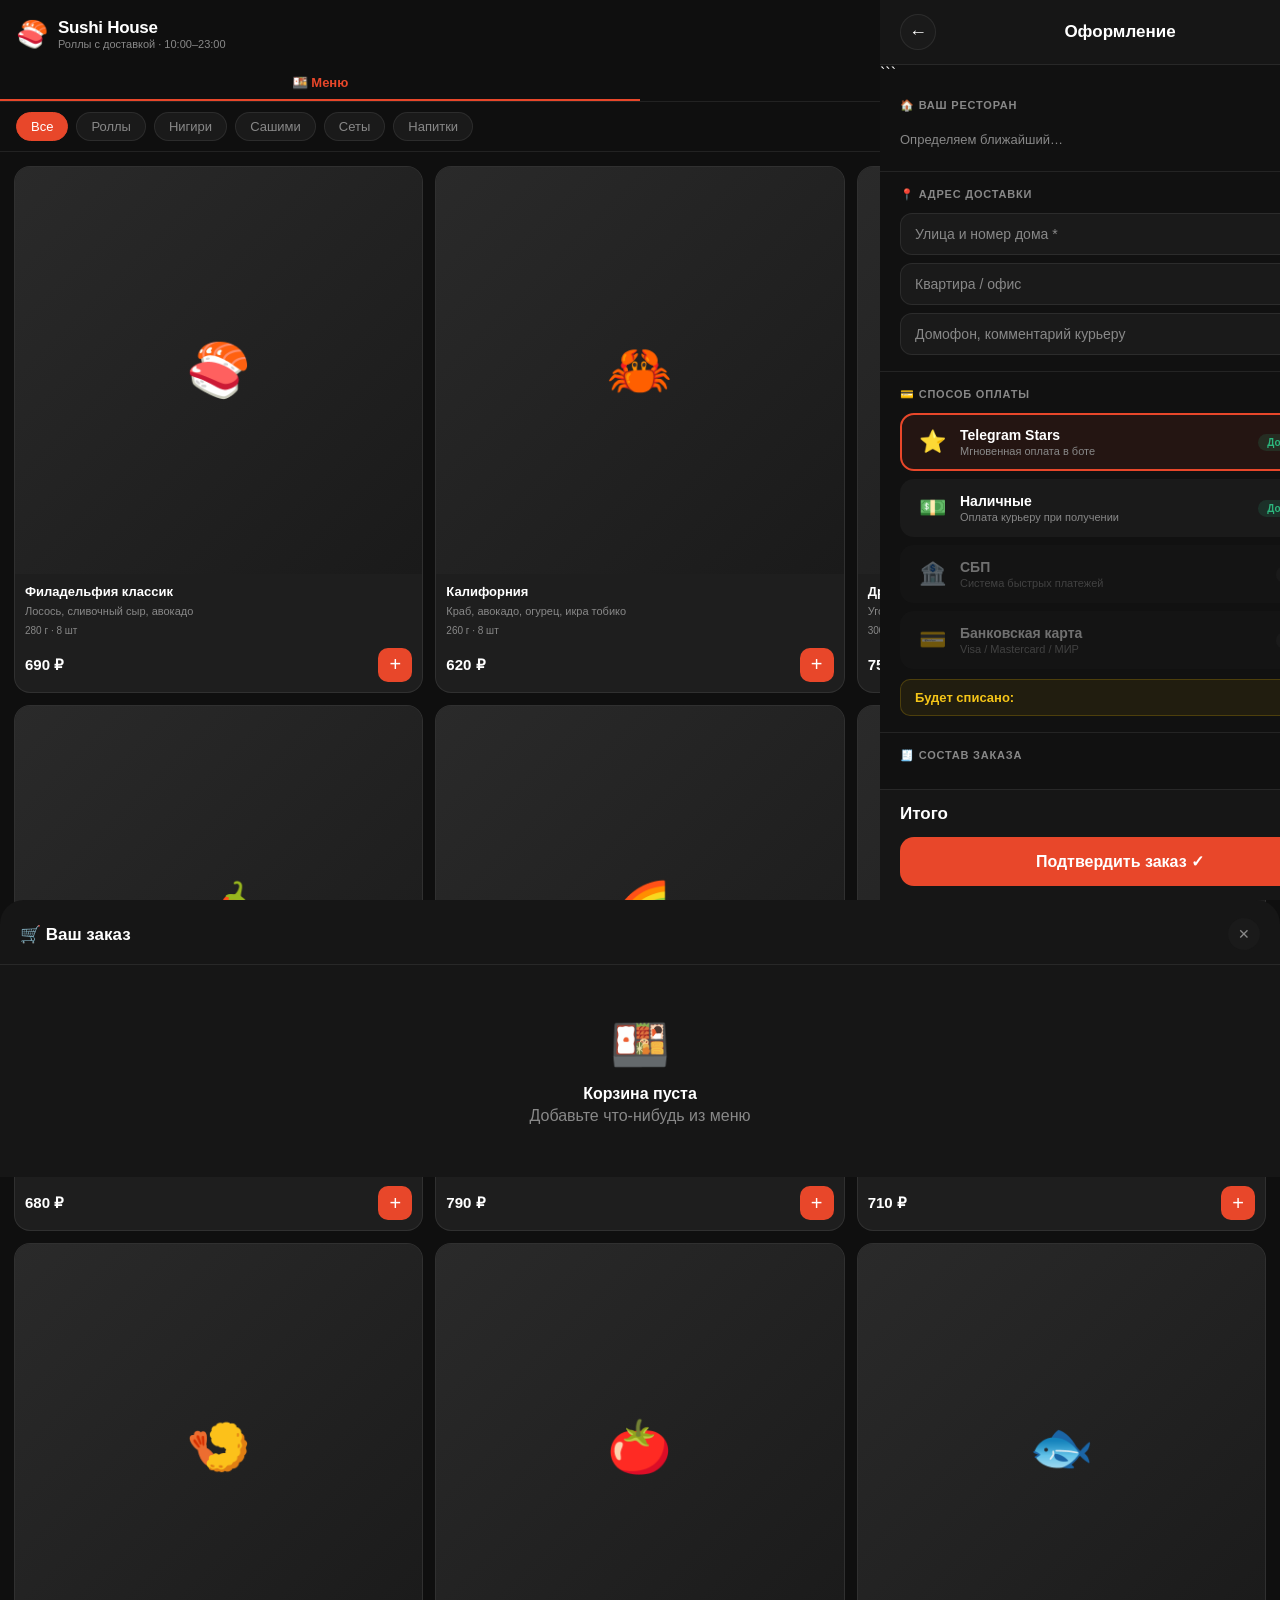
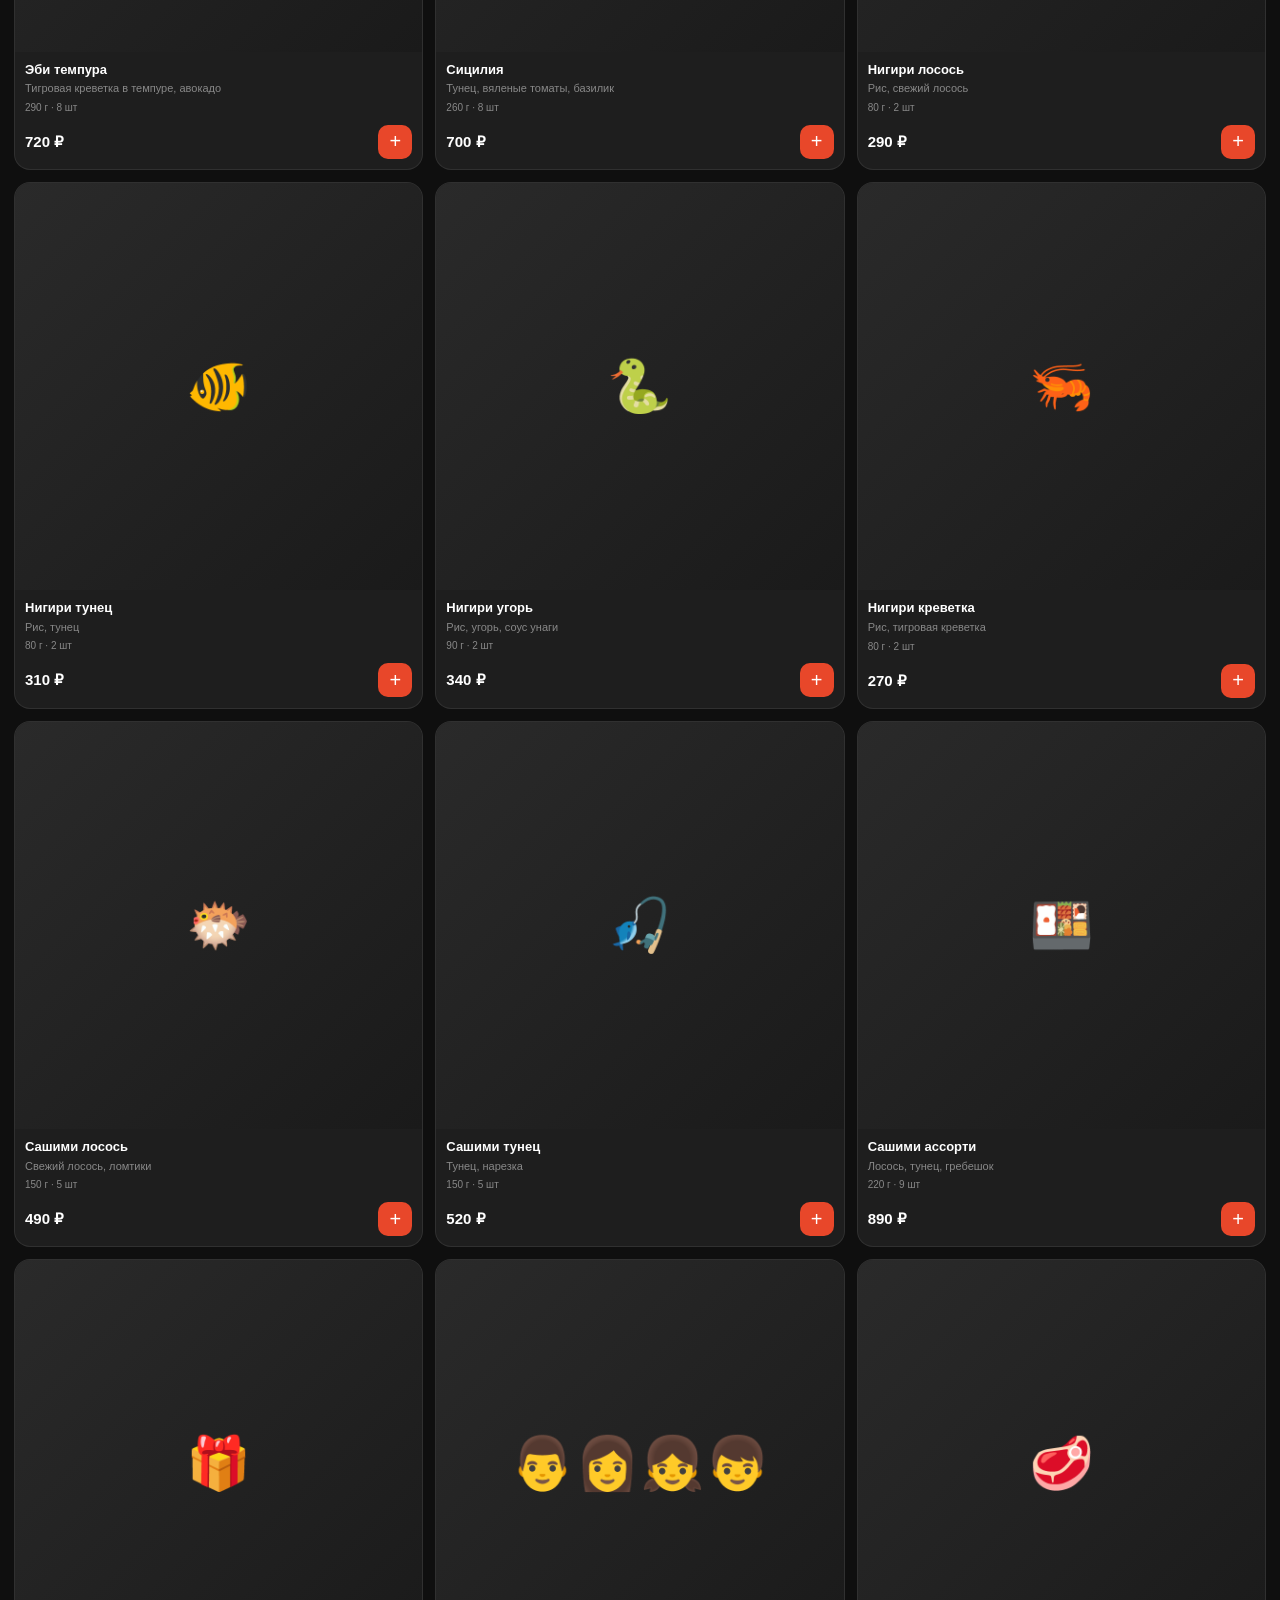
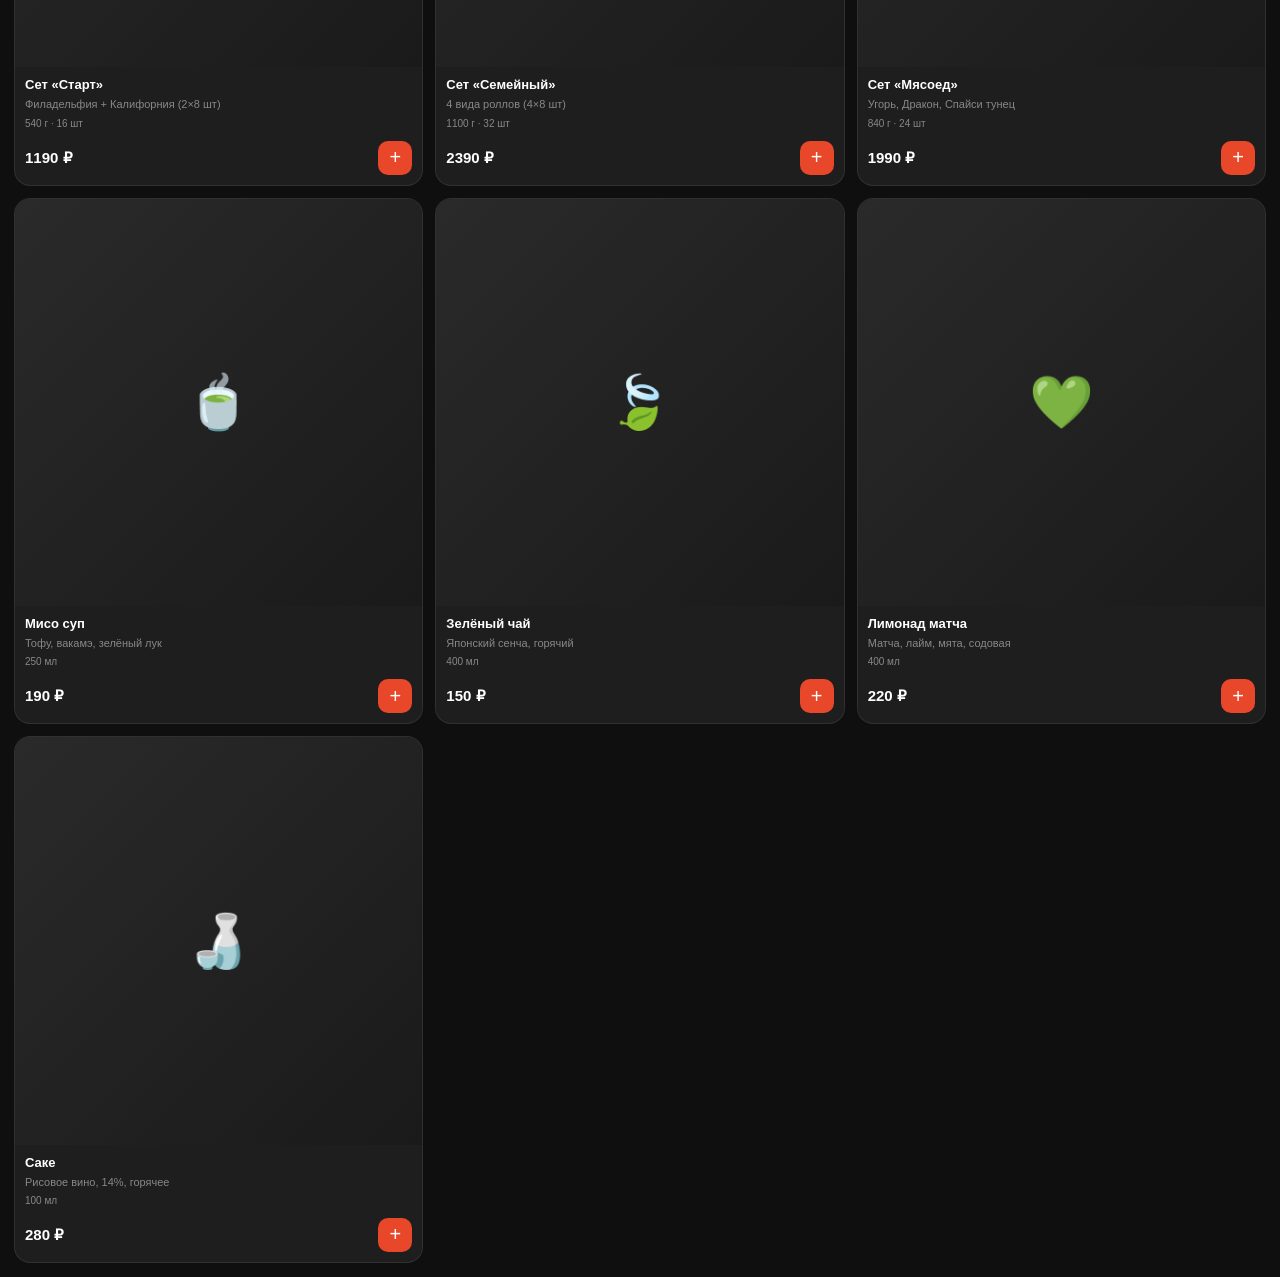
<file: frontend/index.html>
<!DOCTYPE html>

<html lang="ru">
<head>
  <meta charset="UTF-8"/>
  <meta name="viewport" content="width=device-width,initial-scale=1,viewport-fit=cover"/>
  <title>Sushi House</title>
  <script src="https://telegram.org/js/telegram-web-app.js"></script>
  <link rel="stylesheet" href="style.css"/>
</head>
<body>

<!-- HEADER -->

<header class="header">
  <div class="header-inner">
    <div class="logo">
      <span class="logo-icon">🍣</span>
      <div>
        <div class="logo-title">Sushi House</div>
        <div class="logo-sub">Роллы с доставкой · 10:00–23:00</div>
      </div>
    </div>
    <button class="cart-btn" data-a="open-cart">
      🛒<span class="cart-badge" id="cart-badge">0</span>
    </button>
  </div>
  <div class="tab-bar">
    <button class="tab-btn active" data-a="tab" data-tab="menu">🍱 Меню</button>
    <button class="tab-btn" data-a="tab" data-tab="locations">📍 Адреса</button>
  </div>
  <div class="categories" id="cats">
    <button class="cat-btn active" data-a="cat" data-cat="all">Все</button>
    <button class="cat-btn" data-a="cat" data-cat="rolls">Роллы</button>
    <button class="cat-btn" data-a="cat" data-cat="nigiri">Нигири</button>
    <button class="cat-btn" data-a="cat" data-cat="sashimi">Сашими</button>
    <button class="cat-btn" data-a="cat" data-cat="sets">Сеты</button>
    <button class="cat-btn" data-a="cat" data-cat="drinks">Напитки</button>
  </div>
</header>

<!-- MENU VIEW -->

<main id="view-menu">
  <div class="menu-grid" id="menu-grid">
    <!-- skeleton -->
    <div class="skeleton-card"></div><div class="skeleton-card"></div>
    <div class="skeleton-card"></div><div class="skeleton-card"></div>
  </div>
</main>

<!-- LOCATIONS VIEW -->

<div id="view-locations" style="display:none"></div>

<!-- ── ITEM DETAIL MODAL ───────────────────────────── -->

<div class="modal-overlay" id="item-modal-overlay" style="display:none" data-a="close-item-modal">
  <div class="item-modal" id="item-modal" data-a="item-modal-stop">
    <button class="item-modal-close" data-a="close-item-modal">✕</button>
    <div class="item-modal-img" id="imd-img"></div>
    <div class="item-modal-body">
      <div class="imd-cat"  id="imd-cat"></div>
      <div class="imd-name" id="imd-name"></div>
      <div class="imd-desc" id="imd-desc"></div>
      <div class="imd-ingredients" id="imd-ingredients-wrap" style="display:none">
        <div class="imd-section-title">🥢 Состав</div>
        <div class="imd-ingredients-text" id="imd-ingredients"></div>
      </div>
      <div class="imd-meta">
        <div class="imd-meta-item"><span>⚖️ Вес</span><b id="imd-weight">—</b></div>
        <div class="imd-meta-item"><span>💰 Цена</span><b id="imd-price">—</b></div>
      </div>
    </div>
    <div class="item-modal-footer">
      <div class="imd-counter" id="imd-counter">
        <button class="imd-counter-btn" data-a="imd-sub">−</button>
        <span class="imd-counter-qty" id="imd-qty">0</span>
        <button class="imd-counter-btn" data-a="imd-add">+</button>
      </div>
      <button class="imd-cart-btn" id="imd-add-btn" data-a="imd-add-first">
        В корзину — <span id="imd-price-btn">0 ₽</span>
      </button>
    </div>
  </div>
</div>

<!-- ── CART ─────────────────────────────────────────── -->

<div class="cart-overlay" id="cart-overlay" data-a="close-cart"></div>
<div class="cart-panel" id="cart-panel">
  <div class="cart-header">
    <h2 class="cart-title">🛒 Ваш заказ</h2>
    <button class="cart-close" data-a="close-cart">✕</button>
  </div>
  <div class="cart-items" id="cart-items">
    <div class="cart-empty" id="cart-empty">
      <div class="empty-icon">🍱</div>
      <p>Корзина пуста</p>
      <span>Добавьте что-нибудь из меню</span>
    </div>
  </div>
  <div class="cart-footer" id="cart-footer" style="display:none">
    <div class="promo-row">
      <input class="promo-input" id="promo-input" type="text" placeholder="Промокод (SUSHI10, ROLL20…)"/>
      <button class="promo-btn" data-a="apply-promo">OK</button>
    </div>
    <div class="cart-summary">
      <div class="summary-row"><span>Сумма</span><span id="s-subtotal">0 ₽</span></div>
      <div class="summary-row" id="discount-row" style="display:none;color:var(--green)">
        <span>Скидка</span><span id="s-discount">0 ₽</span></div>
      <div class="summary-row"><span>Доставка</span><span id="s-delivery">199 ₽</span></div>
      <div class="summary-row total-row"><span>Итого</span><span id="s-total">0 ₽</span></div>
    </div>
    <button class="order-btn" data-a="open-checkout">Оформить заказ →</button>
  </div>
</div>

<!-- ── CHECKOUT ──────────────────────────────────────── -->

<div class="checkout-panel" id="checkout-panel">
  <div class="checkout-head">
    <button class="back-btn-icon" data-a="back-cart">←</button>
    <h2 class="cart-title">Оформление</h2>
    <div style="width:36px"></div>
  </div>
  <div class="checkout-body">

```
<!-- Ресторан -->
<section class="co-section">
  <div class="co-sec-title">🏠 Ваш ресторан</div>
  <div class="rest-selector" id="rest-selector">
    <div class="rest-loading">Определяем ближайший…</div>
  </div>
</section>

<!-- Адрес -->
<section class="co-section">
  <div class="co-sec-title">📍 Адрес доставки</div>
  <input class="co-input" id="addr-street"  type="text" placeholder="Улица и номер дома *" autocomplete="street-address"/>
  <input class="co-input mt8" id="addr-apt" type="text" placeholder="Квартира / офис"/>
  <input class="co-input mt8" id="addr-comment" type="text" placeholder="Домофон, комментарий курьеру"/>
</section>

<!-- Оплата -->
<section class="co-section">
  <div class="co-sec-title">💳 Способ оплаты</div>
  <div class="pay-list">
    <div class="pay-opt sel" data-a="pay" data-pay="stars">
      <div class="pay-icon">⭐</div>
      <div class="pay-info"><div class="pay-name">Telegram Stars</div><div class="pay-sub">Мгновенная оплата в боте</div></div>
      <div class="pay-badge avail">Доступно</div>
    </div>
    <div class="pay-opt" data-a="pay" data-pay="cash">
      <div class="pay-icon">💵</div>
      <div class="pay-info"><div class="pay-name">Наличные</div><div class="pay-sub">Оплата курьеру при получении</div></div>
      <div class="pay-badge avail">Доступно</div>
    </div>
    <div class="pay-opt disabled">
      <div class="pay-icon">🏦</div>
      <div class="pay-info"><div class="pay-name">СБП</div><div class="pay-sub">Система быстрых платежей</div></div>
      <div class="pay-badge soon">Скоро</div>
    </div>
    <div class="pay-opt disabled">
      <div class="pay-icon">💳</div>
      <div class="pay-info"><div class="pay-name">Банковская карта</div><div class="pay-sub">Visa / Mastercard / МИР</div></div>
      <div class="pay-badge soon">Скоро</div>
    </div>
  </div>
  <div class="stars-row" id="stars-hint-row">
    <span>Будет списано:</span><span id="stars-hint">≈ — ⭐</span>
  </div>
</section>

<!-- Состав -->
<section class="co-section">
  <div class="co-sec-title">🧾 Состав заказа</div>
  <div id="co-summary"></div>
</section>
```

  </div>
  <div class="checkout-footer">
    <div class="co-total"><span>Итого</span><span id="co-total">0 ₽</span></div>
    <button class="order-btn" data-a="submit">Подтвердить заказ ✓</button>
  </div>
</div>

<!-- ── SUCCESS ───────────────────────────────────────── -->

<div class="success-screen" id="success-screen" style="display:none">
  <div class="success-content">
    <div class="success-icon">🎉</div>
    <h2>Заказ принят!</h2>
    <p id="success-text">Ожидайте ~40 минут 🍣</p>
    <button class="back-btn-main" data-a="reset">Сделать новый заказ</button>
  </div>
</div>

<!-- TOAST -->

<div class="toast" id="toast"></div>

<script src="app.js"></script>

</body>
</html>
</file>
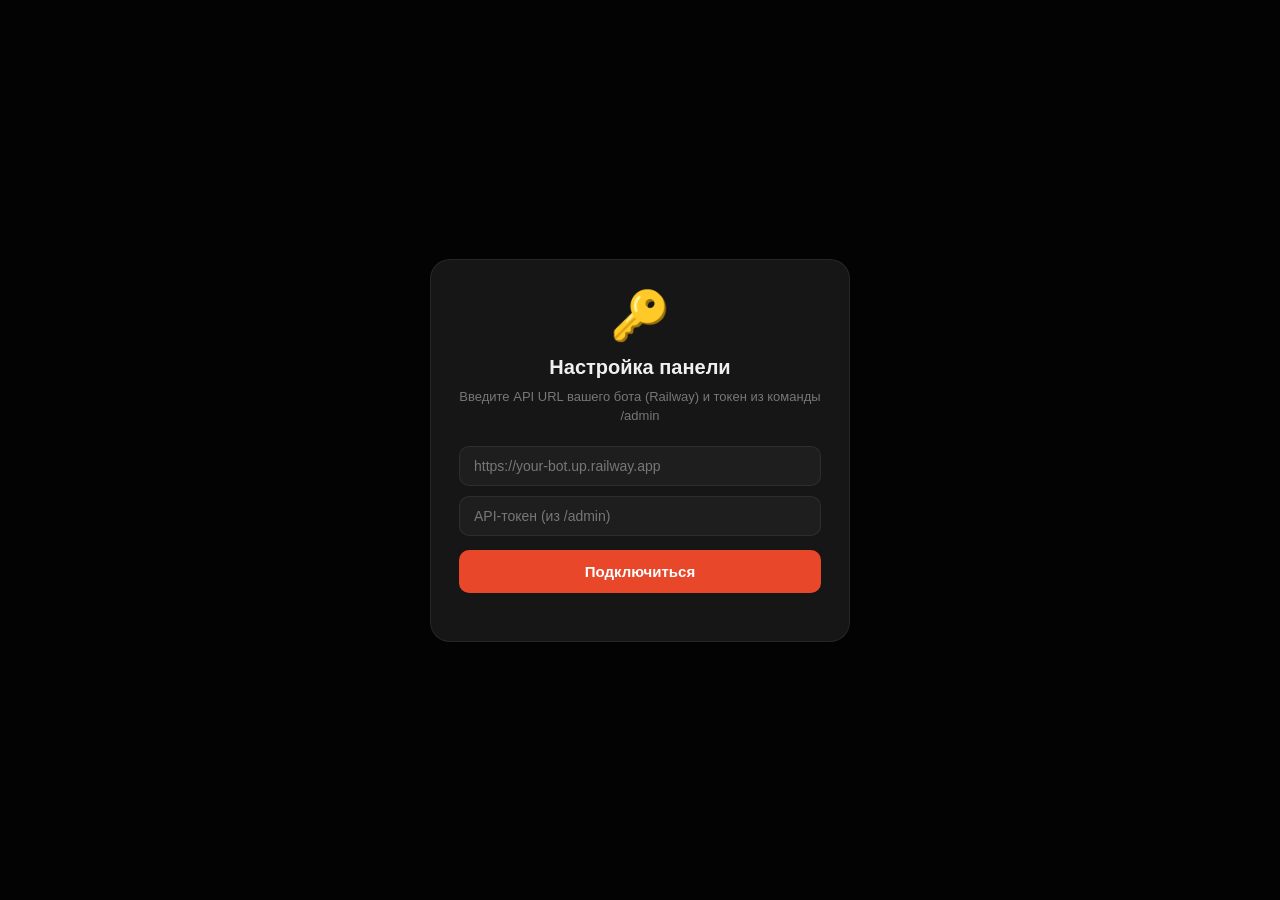
<file: frontend/admin.html>
<!DOCTYPE html>
<html lang="ru">
<head>
  <meta charset="UTF-8"/>
  <meta name="viewport" content="width=device-width,initial-scale=1,viewport-fit=cover"/>
  <title>Sushi House — Панель управления</title>
  <script src="https://telegram.org/js/telegram-web-app.js"></script>
  <link rel="stylesheet" href="admin.css"/>
</head>
<body>

<!-- SETUP MODAL (первый запуск) -->
<div class="modal-overlay" id="setup-modal">
  <div class="modal">
    <div class="modal-icon">🔑</div>
    <h2>Настройка панели</h2>
    <p>Введите API URL вашего бота (Railway) и токен из команды /admin</p>
    <input class="m-input" id="setup-url"   type="text" placeholder="https://your-bot.up.railway.app"/>
    <input class="m-input" id="setup-token" type="text" placeholder="API-токен (из /admin)"/>
    <button class="m-btn" id="setup-save-btn">Подключиться</button>
    <p class="m-hint" id="setup-err"></p>
  </div>
</div>

<!-- MAIN LAYOUT -->
<div class="layout" id="app" style="display:none">

  <!-- SIDEBAR -->
  <aside class="sidebar" id="sidebar">
    <div class="sb-logo">
      <span>🍣</span>
      <div>
        <div class="sb-title">Sushi House</div>
        <div class="sb-sub">Панель управления</div>
      </div>
    </div>
    <nav class="sb-nav">
      <button class="sb-link active" data-section="dashboard">
        <span>📊</span> Дашборд
      </button>
      <button class="sb-link" data-section="orders">
        <span>📋</span> Заказы
        <span class="nav-badge" id="nav-badge-orders">0</span>
      </button>
      <button class="sb-link" data-section="menu">
        <span>🍱</span> Меню
      </button>
      <button class="sb-link" data-section="locations">
        <span>📍</span> Адреса
      </button>
    </nav>
    <div class="sb-footer">
      <button class="sb-settings-btn" id="sb-settings-btn">⚙️ Настройки</button>
    </div>
  </aside>

  <!-- CONTENT -->
  <main class="content" id="content">

    <!-- DASHBOARD -->
    <section class="section" id="sec-dashboard">
      <div class="sec-head">
        <h1 class="sec-title">📊 Дашборд</h1>
        <button class="refresh-btn" id="refresh-btn">↻ Обновить</button>
      </div>
      <div class="stats-grid" id="stats-grid">
        <div class="stat-card loading"></div>
        <div class="stat-card loading"></div>
        <div class="stat-card loading"></div>
        <div class="stat-card loading"></div>
        <div class="stat-card loading"></div>
        <div class="stat-card loading"></div>
      </div>
      <h2 class="sub-title">Активные заказы</h2>
      <div id="active-orders-list"></div>
    </section>

    <!-- ORDERS -->
    <section class="section" id="sec-orders" style="display:none">
      <div class="sec-head">
        <h1 class="sec-title">📋 Заказы</h1>
        <button class="refresh-btn" id="orders-refresh-btn">↻</button>
      </div>
      <div class="filter-bar" id="orders-filter">
        <button class="filter-btn active" data-status="all">Все</button>
        <button class="filter-btn" data-status="new">🆕 Новые</button>
        <button class="filter-btn" data-status="accepted">✅ Принятые</button>
        <button class="filter-btn" data-status="preparing">👨‍🍳 Готовятся</button>
        <button class="filter-btn" data-status="ready">📦 Готовы</button>
        <button class="filter-btn" data-status="delivered">🚀 Доставлены</button>
        <button class="filter-btn" data-status="cancelled">❌ Отменены</button>
      </div>
      <div id="orders-list"></div>
    </section>

    <!-- MENU MANAGER -->
    <section class="section" id="sec-menu" style="display:none">
      <div class="sec-head">
        <h1 class="sec-title">🍱 Управление меню</h1>
        <button class="add-item-btn" id="add-item-btn">+ Добавить позицию</button>
      </div>
      <div class="menu-filter-bar">
        <button class="filter-btn active" data-mcat="all">Все</button>
        <button class="filter-btn" data-mcat="rolls">Роллы</button>
        <button class="filter-btn" data-mcat="nigiri">Нигири</button>
        <button class="filter-btn" data-mcat="sashimi">Сашими</button>
        <button class="filter-btn" data-mcat="sets">Сеты</button>
        <button class="filter-btn" data-mcat="drinks">Напитки</button>
      </div>
      <div class="menu-admin-grid" id="menu-admin-grid"></div>
    </section>

    <!-- LOCATIONS -->
    <section class="section" id="sec-locations" style="display:none">
      <div class="sec-head">
        <h1 class="sec-title">📍 Адреса точек</h1>
      </div>
      <div id="locations-list"></div>
    </section>

  </main>

  <!-- MOBILE BOTTOM NAV -->
  <nav class="bottom-nav">
    <button class="bn-btn active" data-section="dashboard">📊<span>Дашборд</span></button>
    <button class="bn-btn" data-section="orders">
      📋<span>Заказы</span>
      <span class="bn-badge" id="bn-badge-orders">0</span>
    </button>
    <button class="bn-btn" data-section="menu">🍱<span>Меню</span></button>
    <button class="bn-btn" data-section="locations">📍<span>Адреса</span></button>
  </nav>
</div>

<!-- ITEM MODAL (add/edit) -->
<div class="modal-overlay" id="item-modal" style="display:none">
  <div class="modal modal--wide">
    <div class="modal-head">
      <h2 id="item-modal-title">Добавить позицию</h2>
      <button class="modal-close" id="item-modal-close">✕</button>
    </div>
    <div class="m-form">
      <input type="hidden" id="item-id"/>
      <div class="m-row">
        <label>Название *</label>
        <input class="m-input" id="item-name" type="text" placeholder="Филадельфия классик"/>
      </div>
      <div class="m-row">
        <label>Категория *</label>
        <select class="m-input m-select" id="item-cat">
          <option value="rolls">Роллы</option>
          <option value="nigiri">Нигири</option>
          <option value="sashimi">Сашими</option>
          <option value="sets">Сеты</option>
          <option value="drinks">Напитки</option>
        </select>
      </div>
      <div class="m-row">
        <label>Описание</label>
        <textarea class="m-input m-textarea" id="item-desc" rows="2" placeholder="Лосось, сливочный сыр, авокадо"></textarea>
      </div>
      <div class="m-row2">
        <div class="m-row">
          <label>Цена (₽) *</label>
          <input class="m-input" id="item-price" type="number" placeholder="690"/>
        </div>
        <div class="m-row">
          <label>Вес / объём</label>
          <input class="m-input" id="item-weight" type="text" placeholder="280 г · 8 шт"/>
        </div>
      </div>
      <div class="m-row2">
        <div class="m-row">
          <label>Эмодзи</label>
          <input class="m-input" id="item-emoji" type="text" placeholder="🍣" maxlength="4"/>
        </div>
        <div class="m-row">
          <label>URL картинки</label>
          <input class="m-input" id="item-image" type="url" placeholder="https://..."/>
        </div>
      </div>
      <div class="m-err" id="item-err"></div>
      <div class="m-actions">
        <button class="m-btn m-btn--ghost" id="item-cancel-btn">Отмена</button>
        <button class="m-btn" id="item-save-btn">Сохранить</button>
      </div>
    </div>
  </div>
</div>

<!-- CONFIRM MODAL -->
<div class="modal-overlay" id="confirm-modal" style="display:none">
  <div class="modal">
    <div class="modal-icon">⚠️</div>
    <h2 id="confirm-title">Подтвердите действие</h2>
    <p id="confirm-text">Вы уверены?</p>
    <div class="m-actions">
      <button class="m-btn m-btn--ghost" id="confirm-no">Отмена</button>
      <button class="m-btn m-btn--danger" id="confirm-yes">Удалить</button>
    </div>
  </div>
</div>

<!-- TOAST -->
<div class="a-toast" id="a-toast"></div>

<script src="admin.js"></script>
</body>
</html>
</file>
<file: frontend/style.css>
:root {
  --bg:     var(--tg-theme-bg-color, #0f0f0f);
  --bg2:    var(--tg-theme-secondary-bg-color, #1a1a1a);
  --text:   var(--tg-theme-text-color, #ffffff);
  --hint:   var(--tg-theme-hint-color, #888);
  --accent: #e8472a;
  --accent2:#ff6b4a;
  --green:  #2cb67d;
  --card:   #1e1e1e;
  --border: rgba(255,255,255,.08);
  --r:      16px;
}
*{margin:0;padding:0;box-sizing:border-box;-webkit-tap-highlight-color:transparent}
body{font-family:-apple-system,BlinkMacSystemFont,'Segoe UI',Roboto,sans-serif;
  background:var(--bg);color:var(--text);min-height:100vh;
  padding-bottom:calc(env(safe-area-inset-bottom)+16px);
  overscroll-behavior:none}

/* ── HEADER ─────────────────── */
.header{position:sticky;top:0;z-index:100;background:var(--bg);
  border-bottom:1px solid var(--border);backdrop-filter:blur(14px)}
.header-inner{display:flex;align-items:center;justify-content:space-between;padding:12px 16px 10px}
.logo{display:flex;align-items:center;gap:10px}
.logo-icon{font-size:26px}
.logo-title{font-size:17px;font-weight:700;letter-spacing:-.3px}
.logo-sub{font-size:11px;color:var(--hint)}
.cart-btn{position:relative;background:var(--bg2);border:1px solid var(--border);
  border-radius:50%;width:44px;height:44px;cursor:pointer;font-size:20px;
  display:flex;align-items:center;justify-content:center;transition:transform .15s}
.cart-btn:active{transform:scale(.9)}
.cart-badge{position:absolute;top:-4px;right:-4px;background:var(--accent);color:#fff;
  font-size:10px;font-weight:700;min-width:18px;height:18px;border-radius:9px;
  display:flex;align-items:center;justify-content:center;padding:0 4px;
  border:2px solid var(--bg);opacity:0;transform:scale(0);transition:opacity .2s,transform .2s}
.cart-badge.visible{opacity:1;transform:scale(1)}
.tab-bar{display:flex;border-bottom:1px solid var(--border)}
.tab-btn{flex:1;background:none;border:none;padding:9px;font-size:13px;font-weight:600;
  color:var(--hint);cursor:pointer;border-bottom:2px solid transparent;transition:color .18s,border-color .18s}
.tab-btn.active{color:var(--accent);border-bottom-color:var(--accent)}
.categories{display:flex;gap:8px;padding:10px 16px;overflow-x:auto;scrollbar-width:none}
.categories::-webkit-scrollbar{display:none}
.cat-btn{flex-shrink:0;background:var(--bg2);border:1px solid var(--border);border-radius:20px;
  padding:6px 14px;font-size:13px;font-weight:500;color:var(--hint);cursor:pointer;
  transition:all .18s;white-space:nowrap}
.cat-btn.active{background:var(--accent);border-color:var(--accent);color:#fff}

/* ── MENU GRID ───────────────── */
#view-menu{padding:14px}
.menu-grid{display:grid;grid-template-columns:repeat(2,1fr);gap:12px}

/* Skeleton */
.skeleton-card{height:220px;background:var(--card);border-radius:var(--r);
  border:1px solid var(--border);animation:skeleton-pulse 1.4s ease-in-out infinite}
@keyframes skeleton-pulse{0%,100%{opacity:.7}50%{opacity:.3}}

.menu-card{background:var(--card);border-radius:var(--r);border:1px solid var(--border);
  overflow:hidden;display:flex;flex-direction:column;transition:transform .15s}
.menu-card:active{transform:scale(.97)}
.card-img{width:100%;aspect-ratio:1;object-fit:cover;background:#2a2a2a;display:block}
.emoji-img{display:flex;align-items:center;justify-content:center;font-size:52px;
  background:linear-gradient(135deg,#2a2a2a,#1a1a1a);aspect-ratio:1}
.card-body{padding:10px 10px 4px;flex:1}
.card-name{font-size:13px;font-weight:600;line-height:1.3;margin-bottom:3px}
.card-desc{font-size:11px;color:var(--hint);line-height:1.4;margin-bottom:5px}
.card-weight{font-size:10px;color:var(--hint)}
.card-footer{display:flex;align-items:center;justify-content:space-between;padding:8px 10px 10px}
.card-price{font-size:15px;font-weight:700}
.add-btn{background:var(--accent);border:none;border-radius:10px;
  width:34px;height:34px;font-size:20px;color:#fff;cursor:pointer;
  display:flex;align-items:center;justify-content:center;
  transition:background .15s,transform .1s;flex-shrink:0}
.add-btn:active{background:var(--accent2);transform:scale(.9)}
.counter{display:flex;align-items:center;gap:5px}
.counter-btn{background:var(--bg2);border:1px solid var(--border);border-radius:8px;
  width:28px;height:28px;font-size:16px;color:var(--text);cursor:pointer;
  display:flex;align-items:center;justify-content:center;transition:background .15s}
.counter-btn:active{background:var(--accent);border-color:var(--accent);color:#fff}
.counter-qty{font-size:14px;font-weight:700;min-width:18px;text-align:center}

/* ── ITEM DETAIL MODAL ───────── */
.modal-overlay{position:fixed;inset:0;background:rgba(0,0,0,.65);z-index:400;
  display:flex;align-items:flex-end;justify-content:center;
  opacity:0;transition:opacity .28s}
.modal-overlay.open{opacity:1}
.item-modal{background:#1a1a1a;border-radius:24px 24px 0 0;width:100%;max-width:520px;
  max-height:88vh;display:flex;flex-direction:column;overflow:hidden;
  transform:translateY(40px);transition:transform .28s cubic-bezier(.32,.72,0,1);
  padding-bottom:env(safe-area-inset-bottom)}
.modal-overlay.open .item-modal{transform:translateY(0)}
.item-modal-close{position:absolute;top:14px;right:14px;background:rgba(255,255,255,.12);
  border:none;border-radius:50%;width:32px;height:32px;font-size:14px;color:var(--text);
  cursor:pointer;display:flex;align-items:center;justify-content:center;z-index:2}
.item-modal-img{width:100%;aspect-ratio:16/9;overflow:hidden;flex-shrink:0;position:relative}
.item-modal-img img{width:100%;height:100%;object-fit:cover}
.imd-emoji-img{width:100%;height:100%;display:flex;align-items:center;justify-content:center;
  font-size:72px;background:linear-gradient(135deg,#2a2a2a,#161616)}
.item-modal-body{padding:16px 20px;overflow-y:auto;flex:1}
.imd-cat{font-size:11px;font-weight:700;color:var(--accent);text-transform:uppercase;
  letter-spacing:.7px;margin-bottom:6px}
.imd-name{font-size:20px;font-weight:800;margin-bottom:8px;line-height:1.2}
.imd-desc{font-size:14px;color:var(--hint);line-height:1.6;margin-bottom:14px}
.imd-section-title{font-size:11px;font-weight:700;color:var(--hint);text-transform:uppercase;
  letter-spacing:.6px;margin-bottom:8px}
.imd-ingredients{background:rgba(255,255,255,.04);border:1px solid var(--border);
  border-radius:10px;padding:10px 12px;font-size:13px;line-height:1.7;
  color:rgba(255,255,255,.75);margin-bottom:14px}
.imd-ingredients-wrap{margin-bottom:14px}
.imd-meta{display:flex;gap:10px}
.imd-meta-item{flex:1;background:rgba(255,255,255,.05);border-radius:10px;padding:10px 12px}
.imd-meta-item span{font-size:11px;color:var(--hint);display:block;margin-bottom:3px}
.imd-meta-item b{font-size:15px;font-weight:700}
.item-modal-footer{padding:14px 20px 16px;border-top:1px solid var(--border);
  display:flex;align-items:center;gap:12px;flex-shrink:0}
.imd-counter{display:flex;align-items:center;gap:10px;background:var(--bg2);
  border:1px solid var(--border);border-radius:12px;padding:6px 14px}
.imd-counter-btn{background:none;border:none;font-size:22px;color:var(--text);
  cursor:pointer;width:28px;height:28px;display:flex;align-items:center;justify-content:center}
.imd-counter-qty{font-size:18px;font-weight:700;min-width:24px;text-align:center}
.imd-cart-btn{flex:1;background:var(--accent);border:none;border-radius:12px;
  padding:14px;font-size:15px;font-weight:700;color:#fff;cursor:pointer;
  font-family:inherit;transition:background .15s}
.imd-cart-btn:active{background:var(--accent2)}

/* ── CART ───────────────────── */
.cart-overlay{position:fixed;inset:0;background:rgba(0,0,0,.6);z-index:200;
  opacity:0;pointer-events:none;transition:opacity .28s}
.cart-overlay.open{opacity:1;pointer-events:all}
.cart-panel{position:fixed;bottom:0;left:0;right:0;background:#161616;
  border-radius:24px 24px 0 0;z-index:300;max-height:88vh;
  display:flex;flex-direction:column;transform:translateY(100%);
  transition:transform .32s cubic-bezier(.32,.72,0,1);
  padding-bottom:env(safe-area-inset-bottom)}
.cart-panel.open{transform:translateY(0)}
.cart-header{display:flex;align-items:center;justify-content:space-between;
  padding:18px 20px 14px;border-bottom:1px solid var(--border)}
.cart-title{font-size:17px;font-weight:700}
.cart-close{background:var(--bg2);border:none;border-radius:50%;
  width:32px;height:32px;font-size:14px;color:var(--hint);cursor:pointer;
  display:flex;align-items:center;justify-content:center}
.cart-items{flex:1;overflow-y:auto;padding:12px 20px}
.cart-empty{text-align:center;padding:40px 0;color:var(--hint)}
.empty-icon{font-size:48px;margin-bottom:12px}
.cart-empty p{font-size:16px;font-weight:600;color:var(--text);margin-bottom:4px}
.cart-item{display:flex;align-items:center;gap:12px;padding:10px 0;
  border-bottom:1px solid var(--border)}
.cart-item:last-child{border-bottom:none}
.ci-emoji{font-size:28px;width:46px;height:46px;background:var(--bg2);border-radius:12px;
  display:flex;align-items:center;justify-content:center;flex-shrink:0}
.ci-info{flex:1;min-width:0}
.ci-name{font-size:13px;font-weight:600;overflow:hidden;text-overflow:ellipsis;white-space:nowrap}
.ci-price{font-size:12px;color:var(--hint);margin-top:2px}
.ci-controls{display:flex;align-items:center;gap:7px}
.ci-qty{font-size:14px;font-weight:700;min-width:20px;text-align:center}
.ci-btn{background:var(--bg2);border:1px solid var(--border);border-radius:8px;
  width:28px;height:28px;font-size:16px;color:var(--text);cursor:pointer;
  display:flex;align-items:center;justify-content:center}
.ci-btn:active{background:var(--accent);border-color:var(--accent);color:#fff}
.cart-footer{padding:14px 20px;border-top:1px solid var(--border)}
.promo-row{display:flex;gap:8px;margin-bottom:12px}
.promo-input{flex:1;background:var(--bg2);border:1px solid var(--border);border-radius:10px;
  padding:10px 14px;font-size:13px;color:var(--text);outline:none;font-family:inherit}
.promo-input:focus{border-color:var(--accent)}
.promo-btn{background:var(--bg2);border:1px solid var(--border);border-radius:10px;
  padding:10px 16px;font-size:13px;font-weight:600;color:var(--text);cursor:pointer;white-space:nowrap}
.cart-summary{margin-bottom:14px}
.summary-row{display:flex;justify-content:space-between;font-size:14px;color:var(--hint);margin-bottom:7px}
.total-row{font-size:16px;font-weight:700;color:var(--text);
  margin-top:10px;padding-top:10px;border-top:1px solid var(--border);margin-bottom:0}
.order-btn{width:100%;background:var(--accent);border:none;border-radius:14px;
  padding:15px;font-size:16px;font-weight:700;color:#fff;cursor:pointer;font-family:inherit;
  transition:background .15s,transform .1s}
.order-btn:active{background:var(--accent2);transform:scale(.98)}

/* ── CHECKOUT ───────────────── */
.checkout-panel{position:fixed;inset:0;background:#111;z-index:500;
  display:flex;flex-direction:column;transform:translateX(100%);
  transition:transform .32s cubic-bezier(.32,.72,0,1)}
.checkout-panel.open{transform:translateX(0)}
.checkout-head{display:flex;align-items:center;justify-content:space-between;
  padding:14px 20px;border-bottom:1px solid var(--border);background:#161616}
.back-btn-icon{background:var(--bg2);border:1px solid var(--border);border-radius:50%;
  width:36px;height:36px;font-size:18px;color:var(--text);cursor:pointer;
  display:flex;align-items:center;justify-content:center;transition:background .15s}
.back-btn-icon:active{background:var(--accent);border-color:var(--accent);color:#fff}
.checkout-body{flex:1;overflow-y:auto}
.co-section{padding:16px 20px;border-bottom:1px solid var(--border)}
.co-sec-title{font-size:11px;font-weight:700;color:var(--hint);
  text-transform:uppercase;letter-spacing:.8px;margin-bottom:12px}
.co-input{width:100%;background:var(--bg2);border:1.5px solid var(--border);
  border-radius:12px;padding:12px 14px;font-size:14px;color:var(--text);
  outline:none;font-family:inherit;transition:border-color .2s}
.co-input::placeholder{color:var(--hint)}
.co-input:focus{border-color:var(--accent)}
.co-input.input-err{border-color:var(--accent)}
.mt8{margin-top:8px}

/* Restaurant selector */
.rest-loading{color:var(--hint);font-size:13px;padding:8px 0}
.rest-card{display:flex;align-items:center;gap:12px;background:var(--bg2);
  border:2px solid transparent;border-radius:14px;padding:12px 14px;
  cursor:pointer;transition:border-color .18s,background .18s;margin-bottom:8px;
  user-select:none}
.rest-card:last-child{margin-bottom:0}
.rest-card:active{transform:scale(.99)}
.rest-card--sel{border-color:var(--accent);background:rgba(232,71,42,.08)}
.rest-card-icon{font-size:28px;width:40px;text-align:center;flex-shrink:0}
.rest-card-info{flex:1;min-width:0}
.rest-card-name{font-size:14px;font-weight:700;margin-bottom:2px}
.rest-card-addr{font-size:12px;color:var(--hint)}
.rest-card-hours{font-size:11px;color:var(--hint);margin-top:2px}
.rest-card-check{font-size:18px;color:var(--accent);font-weight:900;flex-shrink:0}

/* Payment */
.pay-list{display:flex;flex-direction:column;gap:8px}
.pay-opt{display:flex;align-items:center;gap:12px;background:var(--bg2);
  border:2px solid transparent;border-radius:14px;padding:12px 14px;
  cursor:pointer;transition:border-color .18s,background .18s;user-select:none}
.pay-opt.sel{border-color:var(--accent);background:rgba(232,71,42,.09)}
.pay-opt.disabled{opacity:.4;pointer-events:none}
.pay-icon{font-size:22px;width:32px;text-align:center;flex-shrink:0}
.pay-info{flex:1}
.pay-name{font-size:14px;font-weight:600}
.pay-sub{font-size:11px;color:var(--hint);margin-top:2px}
.pay-badge{font-size:10px;font-weight:700;padding:3px 9px;border-radius:20px;flex-shrink:0}
.avail{background:rgba(44,182,125,.15);color:var(--green)}
.soon{background:rgba(136,136,136,.12);color:var(--hint)}
.stars-row{display:flex;align-items:center;justify-content:space-between;
  margin-top:10px;padding:10px 14px;background:rgba(255,200,0,.07);
  border:1px solid rgba(255,200,0,.2);border-radius:10px;
  font-size:13px;font-weight:600;color:#f5c518}
.co-sum-row{display:flex;align-items:center;gap:8px;padding:8px 0;
  border-bottom:1px solid var(--border);font-size:13px}
.co-sum-row:last-child{border-bottom:none}
.co-sum-disc .co-sum-p{color:var(--green)}
.co-sum-e{font-size:18px;width:24px;text-align:center;flex-shrink:0}
.co-sum-n{flex:1}
.co-sum-q{color:var(--hint);font-size:12px;flex-shrink:0}
.co-sum-p{font-weight:600;flex-shrink:0}
.checkout-footer{padding:14px 20px;padding-bottom:calc(14px + env(safe-area-inset-bottom));
  border-top:1px solid var(--border);background:#161616}
.co-total{display:flex;justify-content:space-between;font-size:17px;font-weight:700;margin-bottom:12px}

/* ── LOCATIONS ──────────────── */
.loc-hero{padding:20px 20px 12px}
.loc-hero-title{font-size:20px;font-weight:700;margin-bottom:4px}
.loc-hero-sub{font-size:13px;color:var(--hint)}
.loc-list{display:flex;flex-direction:column;gap:12px;padding:0 16px 12px}
.loc-card{background:var(--card);border:1px solid var(--border);border-radius:var(--r);padding:16px}
.loc-card-head{display:flex;align-items:flex-start;gap:12px;margin-bottom:12px}
.loc-icon{font-size:28px;flex-shrink:0}
.loc-name{font-size:15px;font-weight:700;margin-bottom:3px}
.loc-addr{font-size:12px;color:var(--hint)}
.loc-meta{display:flex;flex-direction:column;gap:5px;margin-bottom:14px}
.loc-meta-item{font-size:13px;color:var(--hint)}
.loc-actions{display:flex;gap:8px}
.loc-btn{flex:1;padding:10px;border-radius:10px;border:1px solid var(--border);
  font-size:13px;font-weight:600;cursor:pointer;text-align:center;
  font-family:inherit;text-decoration:none;display:flex;align-items:center;justify-content:center}
.loc-btn--map{background:var(--accent);border-color:var(--accent);color:#fff}
.loc-btn--call{background:var(--bg2);color:var(--text)}
.loc-info-card{margin:0 16px 20px;background:var(--card);border:1px solid var(--border);
  border-radius:var(--r);padding:16px}
.loc-info-title{font-size:14px;font-weight:700;margin-bottom:10px}
.loc-info-row{display:flex;justify-content:space-between;font-size:13px;
  padding:7px 0;border-bottom:1px solid var(--border);color:var(--hint)}
.loc-info-row:last-child{border-bottom:none}
.loc-info-row span:last-child{color:var(--text);font-weight:600}

/* ── SUCCESS ────────────────── */
.success-screen{position:fixed;inset:0;background:var(--bg);z-index:600;
  display:flex;align-items:center;justify-content:center;text-align:center;padding:32px}
.success-icon{font-size:72px;margin-bottom:18px}
.success-content h2{font-size:24px;font-weight:700;margin-bottom:10px}
.success-content p{font-size:15px;color:var(--hint);line-height:1.6;margin-bottom:28px}
.back-btn-main{background:var(--accent);border:none;border-radius:14px;
  padding:15px 32px;font-size:16px;font-weight:700;color:#fff;cursor:pointer;font-family:inherit}

/* ── TOAST ──────────────────── */
.toast{position:fixed;bottom:calc(24px + env(safe-area-inset-bottom));left:50%;
  transform:translateX(-50%) translateY(16px);background:#2cb67d;color:#fff;
  font-size:14px;font-weight:600;padding:11px 20px;border-radius:24px;z-index:999;
  white-space:nowrap;opacity:0;pointer-events:none;
  transition:opacity .25s,transform .25s;box-shadow:0 4px 16px rgba(0,0,0,.4)}
.toast--err{background:var(--accent)}
.toast--show{opacity:1;transform:translateX(-50%) translateY(0)}

@media(min-width:480px){
  .menu-grid{grid-template-columns:repeat(3,1fr)}
  .checkout-panel{max-width:480px;left:50%;right:auto;transform:translateX(calc(-50% + 100%))}
  .checkout-panel.open{transform:translateX(-50%)}
  .modal-overlay{align-items:center}
  .item-modal{border-radius:24px;max-height:80vh;margin:20px}
}
</file>
<file: frontend/admin.css>
:root{
  --bg:#0d0d0d; --bg2:#161616; --bg3:#1e1e1e;
  --text:#f0f0f0; --hint:#777; --border:rgba(255,255,255,.07);
  --accent:#e8472a; --green:#2cb67d; --yellow:#f5c518; --blue:#3d9aff;
  --r:12px; --sb-w:220px;
}
*{margin:0;padding:0;box-sizing:border-box;-webkit-tap-highlight-color:transparent}
body{font-family:-apple-system,BlinkMacSystemFont,'Segoe UI',Roboto,sans-serif;
  background:var(--bg);color:var(--text);min-height:100vh;font-size:14px}

/* ── SETUP MODAL ─────── */
.modal-overlay{position:fixed;inset:0;background:rgba(0,0,0,.75);z-index:900;
  display:flex;align-items:center;justify-content:center;padding:20px}
.modal{background:var(--bg2);border:1px solid var(--border);border-radius:20px;
  padding:28px;width:100%;max-width:420px;text-align:center}
.modal-icon{font-size:48px;margin-bottom:12px}
.modal h2{font-size:20px;font-weight:700;margin-bottom:8px}
.modal p{font-size:13px;color:var(--hint);line-height:1.5;margin-bottom:20px}
.m-input{width:100%;background:var(--bg3);border:1.5px solid var(--border);border-radius:10px;
  padding:11px 14px;font-size:14px;color:var(--text);outline:none;font-family:inherit;
  margin-bottom:10px;transition:border-color .2s}
.m-input::placeholder{color:var(--hint)}
.m-input:focus{border-color:var(--accent)}
.m-select{cursor:pointer;appearance:none}
.m-textarea{resize:vertical;min-height:60px}
.m-btn{width:100%;background:var(--accent);border:none;border-radius:10px;
  padding:13px;font-size:15px;font-weight:700;color:#fff;cursor:pointer;
  font-family:inherit;transition:background .15s,opacity .15s;margin-top:4px}
.m-btn:hover{background:#d03e24}
.m-btn--ghost{background:var(--bg3);border:1px solid var(--border);color:var(--text);margin-right:8px}
.m-btn--ghost:hover{background:var(--bg)}
.m-btn--danger{background:#c0392b}
.m-btn--danger:hover{background:#a93226}
.m-hint{font-size:12px;color:var(--hint);margin-top:8px}
.m-err{color:#e74c3c;font-size:12px;margin-bottom:8px;min-height:18px}
.modal-head{display:flex;align-items:center;justify-content:space-between;margin-bottom:16px}
.modal-head h2{font-size:17px;font-weight:700;text-align:left}
.modal-close{background:var(--bg3);border:none;border-radius:50%;width:30px;height:30px;
  font-size:13px;color:var(--hint);cursor:pointer;
  display:flex;align-items:center;justify-content:center}
.modal--wide{max-width:560px;text-align:left}
.modal--wide .modal-icon{display:none}
.m-form{display:flex;flex-direction:column;gap:0}
.m-row{display:flex;flex-direction:column;gap:5px;margin-bottom:12px}
.m-row label{font-size:12px;font-weight:600;color:var(--hint);text-transform:uppercase;letter-spacing:.5px}
.m-row2{display:grid;grid-template-columns:1fr 1fr;gap:12px}
.m-actions{display:flex;gap:8px;margin-top:4px}
.m-actions .m-btn{margin-top:0}

/* ── LAYOUT ─────────── */
.layout{display:flex;min-height:100vh;padding-bottom:60px}

/* ── SIDEBAR ─────────── */
.sidebar{width:var(--sb-w);background:var(--bg2);border-right:1px solid var(--border);
  display:flex;flex-direction:column;position:fixed;top:0;left:0;bottom:0;z-index:50}
.sb-logo{display:flex;align-items:center;gap:10px;padding:20px 16px 16px;
  border-bottom:1px solid var(--border)}
.sb-logo>span{font-size:28px}
.sb-title{font-size:15px;font-weight:700}
.sb-sub{font-size:11px;color:var(--hint)}
.sb-nav{padding:12px 8px;flex:1;display:flex;flex-direction:column;gap:2px}
.sb-link{display:flex;align-items:center;gap:10px;width:100%;background:none;border:none;
  border-radius:10px;padding:11px 12px;font-size:14px;font-weight:500;color:var(--hint);
  cursor:pointer;text-align:left;font-family:inherit;transition:background .15s,color .15s;
  position:relative}
.sb-link:hover{background:var(--bg3);color:var(--text)}
.sb-link.active{background:rgba(232,71,42,.12);color:var(--accent)}
.nav-badge{margin-left:auto;background:var(--accent);color:#fff;
  font-size:11px;font-weight:700;min-width:20px;height:20px;border-radius:10px;
  display:flex;align-items:center;justify-content:center;padding:0 5px}
.nav-badge:empty,.nav-badge[data-count="0"]{display:none}
.sb-footer{padding:12px 8px;border-top:1px solid var(--border)}
.sb-settings-btn{width:100%;background:none;border:1px solid var(--border);border-radius:10px;
  padding:9px;font-size:13px;color:var(--hint);cursor:pointer;font-family:inherit;
  transition:background .15s}
.sb-settings-btn:hover{background:var(--bg3)}

/* ── CONTENT ─────────── */
.content{flex:1;margin-left:var(--sb-w);padding:24px;max-width:1000px}
.section{animation:fadeIn .2s ease}
@keyframes fadeIn{from{opacity:0;transform:translateY(8px)}to{opacity:1;transform:translateY(0)}}
.sec-head{display:flex;align-items:center;justify-content:space-between;margin-bottom:20px;gap:12px}
.sec-title{font-size:22px;font-weight:700}
.sub-title{font-size:16px;font-weight:700;margin:20px 0 12px}
.refresh-btn,.add-item-btn{background:var(--bg2);border:1px solid var(--border);border-radius:8px;
  padding:8px 14px;font-size:13px;font-weight:600;color:var(--text);cursor:pointer;
  font-family:inherit;white-space:nowrap;transition:background .15s}
.refresh-btn:hover,.add-item-btn:hover{background:var(--bg3)}
.add-item-btn{background:var(--accent);border-color:var(--accent);color:#fff}
.add-item-btn:hover{background:#d03e24}

/* ── STATS GRID ──────── */
.stats-grid{display:grid;grid-template-columns:repeat(3,1fr);gap:12px;margin-bottom:24px}
.stat-card{background:var(--bg2);border:1px solid var(--border);border-radius:var(--r);padding:18px}
.stat-card.loading{height:90px;animation:pulse 1.4s ease-in-out infinite}
@keyframes pulse{0%,100%{opacity:.6}50%{opacity:.3}}
.stat-icon{font-size:22px;margin-bottom:8px}
.stat-val{font-size:26px;font-weight:800;line-height:1}
.stat-label{font-size:12px;color:var(--hint);margin-top:4px}
.stat-card--accent{border-color:rgba(232,71,42,.3);background:rgba(232,71,42,.06)}
.stat-card--green{border-color:rgba(44,182,125,.3);background:rgba(44,182,125,.06)}
.stat-card--blue{border-color:rgba(61,154,255,.3);background:rgba(61,154,255,.06)}

/* ── FILTER BAR ──────── */
.filter-bar,.menu-filter-bar{display:flex;gap:6px;margin-bottom:16px;flex-wrap:wrap}
.filter-btn{background:var(--bg2);border:1px solid var(--border);border-radius:20px;
  padding:6px 14px;font-size:12px;font-weight:500;color:var(--hint);cursor:pointer;
  font-family:inherit;white-space:nowrap;transition:all .15s}
.filter-btn.active{background:var(--accent);border-color:var(--accent);color:#fff}
.filter-btn:hover:not(.active){background:var(--bg3);color:var(--text)}

/* ── ORDER CARDS ──────── */
.order-card{background:var(--bg2);border:1px solid var(--border);border-radius:var(--r);
  padding:16px;margin-bottom:10px;transition:border-color .18s}
.order-card:hover{border-color:rgba(255,255,255,.15)}
.order-head{display:flex;align-items:center;justify-content:space-between;margin-bottom:10px;gap:8px}
.order-id{font-size:15px;font-weight:700}
.order-status{padding:3px 10px;border-radius:20px;font-size:11px;font-weight:700}
.st-new{background:rgba(245,197,24,.12);color:var(--yellow)}
.st-accepted{background:rgba(44,182,125,.12);color:var(--green)}
.st-preparing{background:rgba(61,154,255,.12);color:var(--blue)}
.st-ready{background:rgba(232,71,42,.12);color:var(--accent)}
.st-delivered{background:rgba(44,182,125,.08);color:#4a8}
.st-cancelled{background:rgba(255,255,255,.06);color:var(--hint)}
.order-meta{display:grid;grid-template-columns:1fr 1fr;gap:6px 16px;margin-bottom:10px}
.order-meta-item{font-size:12px;color:var(--hint)}
.order-meta-item b{color:var(--text)}
.order-items-list{font-size:12px;color:var(--hint);margin-bottom:12px;
  background:var(--bg3);border-radius:8px;padding:8px 10px}
.order-items-list div{padding:2px 0}
.order-total{font-size:15px;font-weight:700;margin-bottom:12px}
.order-actions{display:flex;flex-wrap:wrap;gap:6px}
.status-btn{background:var(--bg3);border:1px solid var(--border);border-radius:8px;
  padding:7px 13px;font-size:12px;font-weight:600;cursor:pointer;font-family:inherit;
  transition:background .15s,border-color .15s;color:var(--text)}
.status-btn:hover{border-color:rgba(255,255,255,.2);background:var(--bg)}
.status-btn--accept{background:rgba(44,182,125,.12);border-color:rgba(44,182,125,.3);color:var(--green)}
.status-btn--accept:hover{background:rgba(44,182,125,.2)}
.status-btn--cancel{background:rgba(232,71,42,.1);border-color:rgba(232,71,42,.25);color:var(--accent)}
.status-btn--cancel:hover{background:rgba(232,71,42,.2)}
.order-card--empty{text-align:center;padding:40px;color:var(--hint);font-size:14px}

/* ── MENU ADMIN GRID ─── */
.menu-admin-grid{display:grid;grid-template-columns:repeat(auto-fill,minmax(220px,1fr));gap:12px}
.ma-card{background:var(--bg2);border:1px solid var(--border);border-radius:var(--r);
  overflow:hidden;position:relative}
.ma-card.unavail{opacity:.5}
.ma-card-img{width:100%;aspect-ratio:4/3;display:flex;align-items:center;justify-content:center;
  font-size:48px;background:linear-gradient(135deg,#2a2a2a,#1a1a1a);position:relative}
.ma-card-img img{width:100%;height:100%;object-fit:cover;position:absolute;inset:0}
.ma-card-badge{position:absolute;top:8px;left:8px;background:var(--accent);color:#fff;
  font-size:10px;font-weight:700;padding:2px 8px;border-radius:20px}
.ma-card-badge--paused{background:#555}
.ma-card-body{padding:10px 12px 12px}
.ma-card-name{font-size:13px;font-weight:700;margin-bottom:3px}
.ma-card-cat{font-size:11px;color:var(--hint);margin-bottom:6px}
.ma-card-price{font-size:15px;font-weight:800;color:var(--accent)}
.ma-card-weight{font-size:11px;color:var(--hint);margin-top:2px}
.ma-card-actions{display:flex;gap:6px;margin-top:10px}
.ma-btn{flex:1;padding:7px;border-radius:8px;border:1px solid var(--border);
  font-size:12px;font-weight:600;cursor:pointer;font-family:inherit;
  background:var(--bg3);color:var(--text);transition:background .15s;text-align:center}
.ma-btn:hover{background:var(--bg)}
.ma-btn--pause{color:var(--yellow);border-color:rgba(245,197,24,.2)}
.ma-btn--pause.active{color:var(--hint)}
.ma-btn--edit{color:var(--blue);border-color:rgba(61,154,255,.2)}
.ma-btn--del{color:var(--accent);border-color:rgba(232,71,42,.2)}

/* ── LOCATIONS ──────── */
.loc-admin-card{background:var(--bg2);border:1px solid var(--border);border-radius:var(--r);
  padding:20px;margin-bottom:12px}
.la-head{display:flex;align-items:center;gap:14px;margin-bottom:14px}
.la-icon{font-size:32px}
.la-name{font-size:16px;font-weight:700}
.la-addr{font-size:13px;color:var(--hint);margin-top:3px}
.la-meta{display:grid;grid-template-columns:repeat(3,1fr);gap:10px;margin-bottom:14px}
.la-meta-item{background:var(--bg3);border-radius:10px;padding:10px 12px}
.la-meta-label{font-size:11px;color:var(--hint);margin-bottom:3px}
.la-meta-val{font-size:13px;font-weight:600}
.la-map-btn{display:inline-flex;align-items:center;gap:6px;background:var(--accent);
  border:none;border-radius:9px;padding:9px 16px;font-size:13px;font-weight:600;
  color:#fff;cursor:pointer;font-family:inherit;text-decoration:none}

/* ── BOTTOM NAV (mobile) */
.bottom-nav{display:none;position:fixed;bottom:0;left:0;right:0;
  background:var(--bg2);border-top:1px solid var(--border);
  padding-bottom:env(safe-area-inset-bottom);z-index:50}
.bn-btn{flex:1;background:none;border:none;padding:10px 4px 6px;
  font-size:11px;font-weight:600;color:var(--hint);cursor:pointer;
  display:flex;flex-direction:column;align-items:center;gap:2px;
  position:relative;font-family:inherit;transition:color .15s}
.bn-btn.active{color:var(--accent)}
.bn-btn>span:first-child{font-size:20px}
.bn-badge{position:absolute;top:4px;right:calc(50% - 16px);
  background:var(--accent);color:#fff;font-size:9px;font-weight:700;
  min-width:16px;height:16px;border-radius:8px;display:flex;align-items:center;
  justify-content:center;padding:0 3px}
.bn-badge:empty,.bn-badge[data-c="0"]{display:none}

/* ── TOAST ──────────── */
.a-toast{position:fixed;bottom:80px;left:50%;transform:translateX(-50%) translateY(10px);
  background:#2cb67d;color:#fff;font-size:13px;font-weight:600;padding:10px 20px;
  border-radius:24px;z-index:1000;white-space:nowrap;opacity:0;pointer-events:none;
  transition:opacity .25s,transform .25s;box-shadow:0 4px 16px rgba(0,0,0,.4)}
.a-toast.show{opacity:1;transform:translateX(-50%) translateY(0)}
.a-toast.err{background:var(--accent)}

@media(max-width:700px){
  .sidebar{display:none}
  .content{margin-left:0;padding:16px;padding-bottom:80px}
  .bottom-nav{display:flex}
  .stats-grid{grid-template-columns:repeat(2,1fr)}
  .m-row2{grid-template-columns:1fr}
  .la-meta{grid-template-columns:1fr 1fr}
}
@media(max-width:400px){
  .stats-grid{grid-template-columns:1fr}
}
</file>
